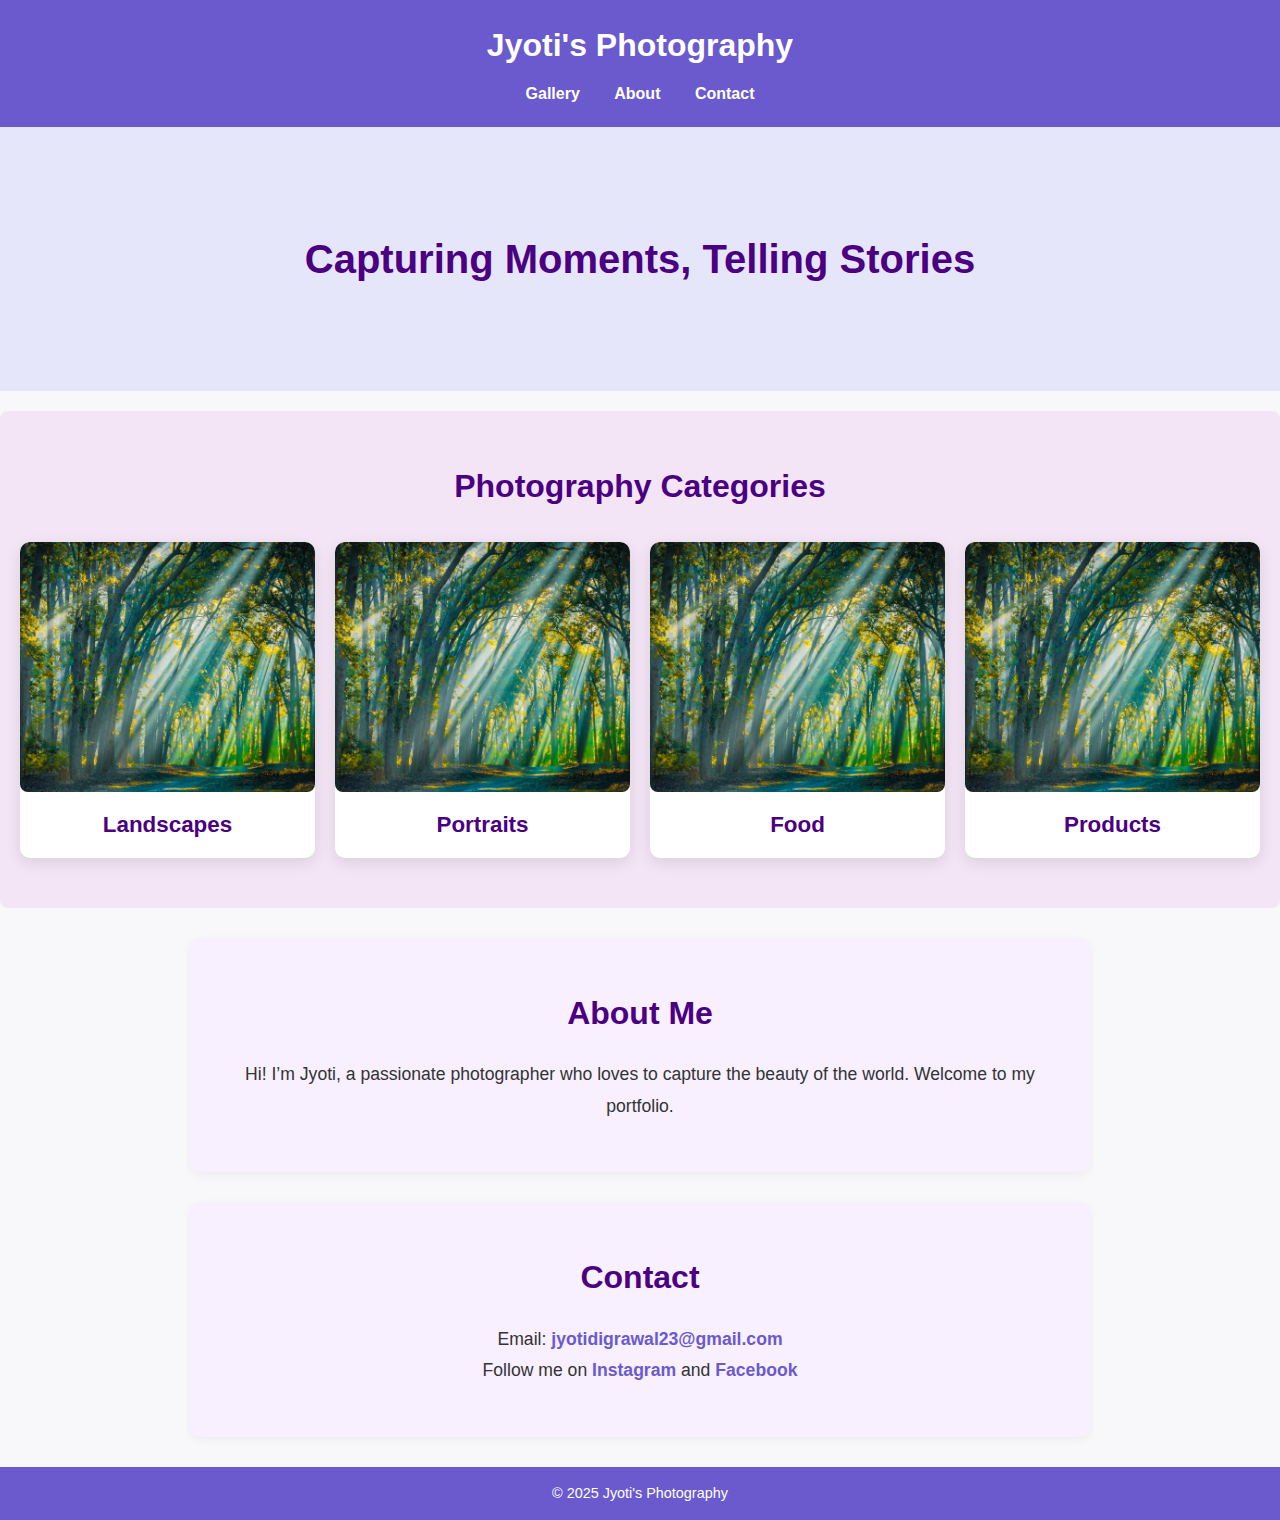
<file: index.html>
<!DOCTYPE html>
<html lang="en">
<head>
  <meta charset="UTF-8" />
  <meta name="viewport" content="width=device-width, initial-scale=1.0" />
  <title>Jyoti's Photography Portfolio</title>
  <link rel="stylesheet" href="styles.css" />
</head>
<body>
  <!-- Header -->
  <header>
    <h1>Jyoti's Photography</h1>
    <nav>
      <a href="#gallery">Gallery</a>
      <a href="#about">About</a>
      <a href="#contact">Contact</a>
    </nav>
  </header>

  <!-- Hero Section -->
  <section class="hero">
    <h2>Capturing Moments, Telling Stories</h2>
  </section>

  <!-- Gallery Categories -->
  <section id="gallery" class="gallery">
    <h2>Photography Categories</h2>
    <div class="categories-grid">
      <a href="landscapes.html" class="category-card">
        <img src="images/photo1.jpg" alt="Landscapes">
        <h3>Landscapes</h3>
      </a>
      <a href="portraits.html" class="category-card">
        <img src="images/photo1.jpg" alt="Portraits">
        <h3>Portraits</h3>
      </a>
      <a href="food.html" class="category-card">
        <img src="images/photo1.jpg" alt="Food">
        <h3>Food</h3>
      </a>
      <a href="products.html" class="category-card">
        <img src="images/photo1.jpg" alt="Products">
        <h3>Products</h3>
      </a>
    </div>
  </section>

  <!-- About Section -->
  <section id="about" class="about">
    <h2>About Me</h2>
    <p>
      Hi! I’m Jyoti, a passionate photographer who loves to capture the beauty of the world. Welcome to my portfolio.
    </p>
  </section>

  <!-- Contact Section -->
  <section id="contact" class="contact">
    <h2>Contact</h2>
    <p>Email: <a href="mailto:jyotidigrawal23@gmail.com">jyotidigrawal23@gmail.com</a></p>
    <p>Follow me on <a href="#">Instagram</a> and <a href="#">Facebook</a></p>
  </section>

  <!-- Footer -->
  <footer>
    <p>&copy; 2025 Jyoti's Photography</p>
  </footer>
</body>
</html>
</file>
<file: styles.css>
/* =========================
   Reset and Base Styles
========================= */
* {
  margin: 0;
  padding: 0;
  box-sizing: border-box;
}

body {
  font-family: 'Arial', sans-serif;
  line-height: 1.6;
  color: #333;
  background-color: #f8f7fa; /* Very light purple-gray */
}

a {
  text-decoration: none;
  color: inherit;
}

img {
  max-width: 100%;
  display: block;
  border-radius: 8px;
}

/* =========================
   Header Styles
========================= */
header {
  background-color: #6a5acd; /* Medium slate purple */
  color: #fff;
  padding: 20px 10px;
  text-align: center;
}

header h1 {
  font-size: 2rem;
  margin-bottom: 10px;
}

header nav a {
  color: #fff;
  margin: 0 15px;
  font-weight: 600;
  transition: color 0.3s ease;
}

header nav a:hover {
  color: #d8bfd8; /* Thistle purple */
}

/* =========================
   Hero Section (Homepage & Categories)
========================= */
.hero,
.category-hero {
  background-color: #e6e6fa; /* Lavender */
  color: #4b0082; /* Indigo text */
  text-align: center;
  padding: 100px 20px;
  font-size: 2.5rem;
  font-weight: bold;
}

.hero h2,
.category-hero h2 {
  font-size: 2.5rem;
  margin-bottom: 0;
  color: #4b0082; /* Indigo */
}

/* =========================
   Gallery Categories Grid (Homepage)
========================= */
.gallery {
  background-color: #f3e5f5; /* Light lavender blush */
  padding: 50px 20px;
  text-align: center;
  border-radius: 8px;
  margin: 20px auto;
}

.gallery h2 {
  font-size: 2rem;
  margin-bottom: 30px;
  color: #4b0082;
}

.categories-grid {
  display: grid;
  grid-template-columns: repeat(auto-fit, minmax(250px, 1fr));
  gap: 20px;
}

.category-card {
  background-color: #fff;
  border-radius: 10px;
  overflow: hidden;
  box-shadow: 0 5px 15px rgba(0, 0, 0, 0.1);
  transition: transform 0.3s ease, box-shadow 0.3s ease;
}

.category-card:hover {
  transform: scale(1.05);
  box-shadow: 0 8px 20px rgba(0, 0, 0, 0.2);
}

.category-card img {
  width: 100%;
  height: 250px; /* Fixed height for all thumbnails */
  object-fit: cover; /* Crop nicely without stretching */
  display: block;
  margin: 0 auto; /* Center if extra space exists */
  border-radius: 8px;
}

@media (max-width: 768px) {
  .category-card img {
    height: 200px;
  }
}

@media (max-width: 480px) {
  .category-card img {
    height: 180px;
  }
}



.category-card h3 {
  padding: 15px;
  font-size: 1.4rem;
  color: #4b0082;
}

/* =========================
   About and Contact Sections
========================= */
.about,
.contact {
  background-color: #f8f0ff; /* Very pale purple */
  color: #333;
  padding: 50px 20px;
  margin: 30px auto;
  max-width: 900px;
  border-radius: 10px;
  box-shadow: 0 3px 10px rgba(0, 0, 0, 0.05);
}

.about h2,
.contact h2 {
  text-align: center;
  margin-bottom: 20px;
  font-size: 2rem;
  color: #4b0082;
}

.about p,
.contact p {
  text-align: center;
  font-size: 1.1rem;
  line-height: 1.8;
}

.contact a {
  color: #6a5acd; /* Medium slate purple */
  font-weight: bold;
  transition: color 0.3s ease;
}

.contact a:hover {
  color: #4b0082;
}

/* =========================
   Photo Gallery Grid (Category Pages)
========================= */
.photo-gallery .grid {
  background-color: #f3e5f5;
  display: grid;
  grid-template-columns: repeat(4, 1fr); /* Fixed 4 photos per row */
  gap: 15px;
  padding: 40px 20px;
  border-radius: 8px;
}

.photo-gallery img {
  width: 100%;
  height: 250px;
  object-fit: contain; /* Shows full image */
  background-color: #f3e5f5; /* Optional background */
  border-radius: 8px;
  transition: transform 0.3s ease, box-shadow 0.3s ease;
  cursor: pointer;
}


.photo-gallery img:hover {
  transform: scale(1.03);
  box-shadow: 0 5px 15px rgba(0, 0, 0, 0.3);
}

/* Responsive grid for smaller screens */
@media (max-width: 1024px) {
  .photo-gallery .grid {
    grid-template-columns: repeat(2, 1fr); /* 2 per row on tablet */
  }
  .photo-gallery img {
    height: 200px; /* Slightly smaller height on tablet */
  }
}

@media (max-width: 600px) {
  .photo-gallery .grid {
    grid-template-columns: 1fr; /* 1 per row on mobile */
  }
  .photo-gallery img {
    height: 180px; /* Smaller height on mobile */
  }
}

/* =========================
   Back Button
========================= */
.back-button {
  text-align: center;
  margin: 20px 0 50px;
}

.back-button a {
  background-color: #6a5acd;
  color: #fff;
  padding: 12px 25px;
  border-radius: 6px;
  display: inline-block;
  transition: background 0.3s ease;
}

.back-button a:hover {
  background-color: #4b0082;
  color: #fff;
}

/* =========================
   Footer
========================= */
footer {
  text-align: center;
  padding: 15px;
  background-color: #6a5acd;
  color: #fff;
  font-size: 0.9rem;
}

/* =========================
   Lightbox Styles
========================= */
/* Lightbox overlay (hidden by default) */
.lightbox-overlay {
  position: fixed;
  top: 0;
  left: 0;
  width: 100%;
  height: 100%;
  background: rgba(0, 0, 0, 0.95);
  display: none;
  justify-content: center;
  align-items: center;
  z-index: 9999;
  overflow: auto;
  opacity: 0;           /* Start invisible */
  transition: opacity 0.4s ease; /* Smooth fade */
}

.lightbox-overlay.active {
  display: flex;
  opacity: 1;           /* Fade to visible */
}

/* Lightbox image fade-in */
.lightbox-img {
  display: block;
  width: auto;
  height: auto;
  max-width: none;
  max-height: none;
  border-radius: 8px;
  box-shadow: 0 5px 25px rgba(0, 0, 0, 0.5);
  opacity: 0;               /* Start invisible */
  transform: scale(0.95);   /* Slight zoom effect */
  transition: opacity 0.3s ease, transform 0.3s ease;
}

.lightbox-overlay.active .lightbox-img {
  opacity: 1;               /* Fade image in */
  transform: scale(1);      /* Smooth zoom-in */
}

.lightbox-content img {
  max-width: none; /* Remove scaling */
  max-height: none; /* Remove scaling */
  width: auto;
  height: auto;
  border-radius: 8px;
  box-shadow: 0 5px 25px rgba(0, 0, 0, 0.5);
}


.lightbox-close, .lightbox-prev, .lightbox-next {
  position: absolute;
  color: #fff;
  font-size: 2rem;
  background: rgba(0, 0, 0, 0.6);
  border: none;
  padding: 10px;
  cursor: pointer;
  border-radius: 50%;
}

.lightbox-close {
  top: 20px;
  right: 20px;
  font-size: 2.5rem;
}

.lightbox-prev {
  left: 30px;
  top: 50%;
  transform: translateY(-50%);
}

.lightbox-next {
  right: 30px;
  top: 50%;
  transform: translateY(-50%);
}

.lightbox-close:hover,
.lightbox-prev:hover,
.lightbox-next:hover {
  background: rgba(255, 255, 255, 0.2);
}

/* =========================
   Responsive Typography
========================= */
@media (max-width: 768px) {
  header h1 {
    font-size: 1.8rem;
  }
  .hero h2, .category-hero h2 {
    font-size: 2rem;
  }
  .gallery h2, .about h2, .contact h2 {
    font-size: 1.8rem;
  }
  .category-card h3 {
    font-size: 1.2rem;
  }
}

.social-link {
  display: inline-flex; /* Keeps icon and text in one line */
  align-items: center;  /* Vertically align icon with text */
  gap: 6px;             /* Optional: small space between icon & text */
  color: #6a5acd;       /* Keep your color scheme */
  font-weight: bold;
  text-decoration: none;
}

.social-link:hover {
  color: #4b0082;
}

.social-icon {
  width: 20px;  /* Small and elegant */
  height: 20px;
  display: inline-block; /* Ensure no weird line breaks */
  vertical-align: middle;
}
</file>
